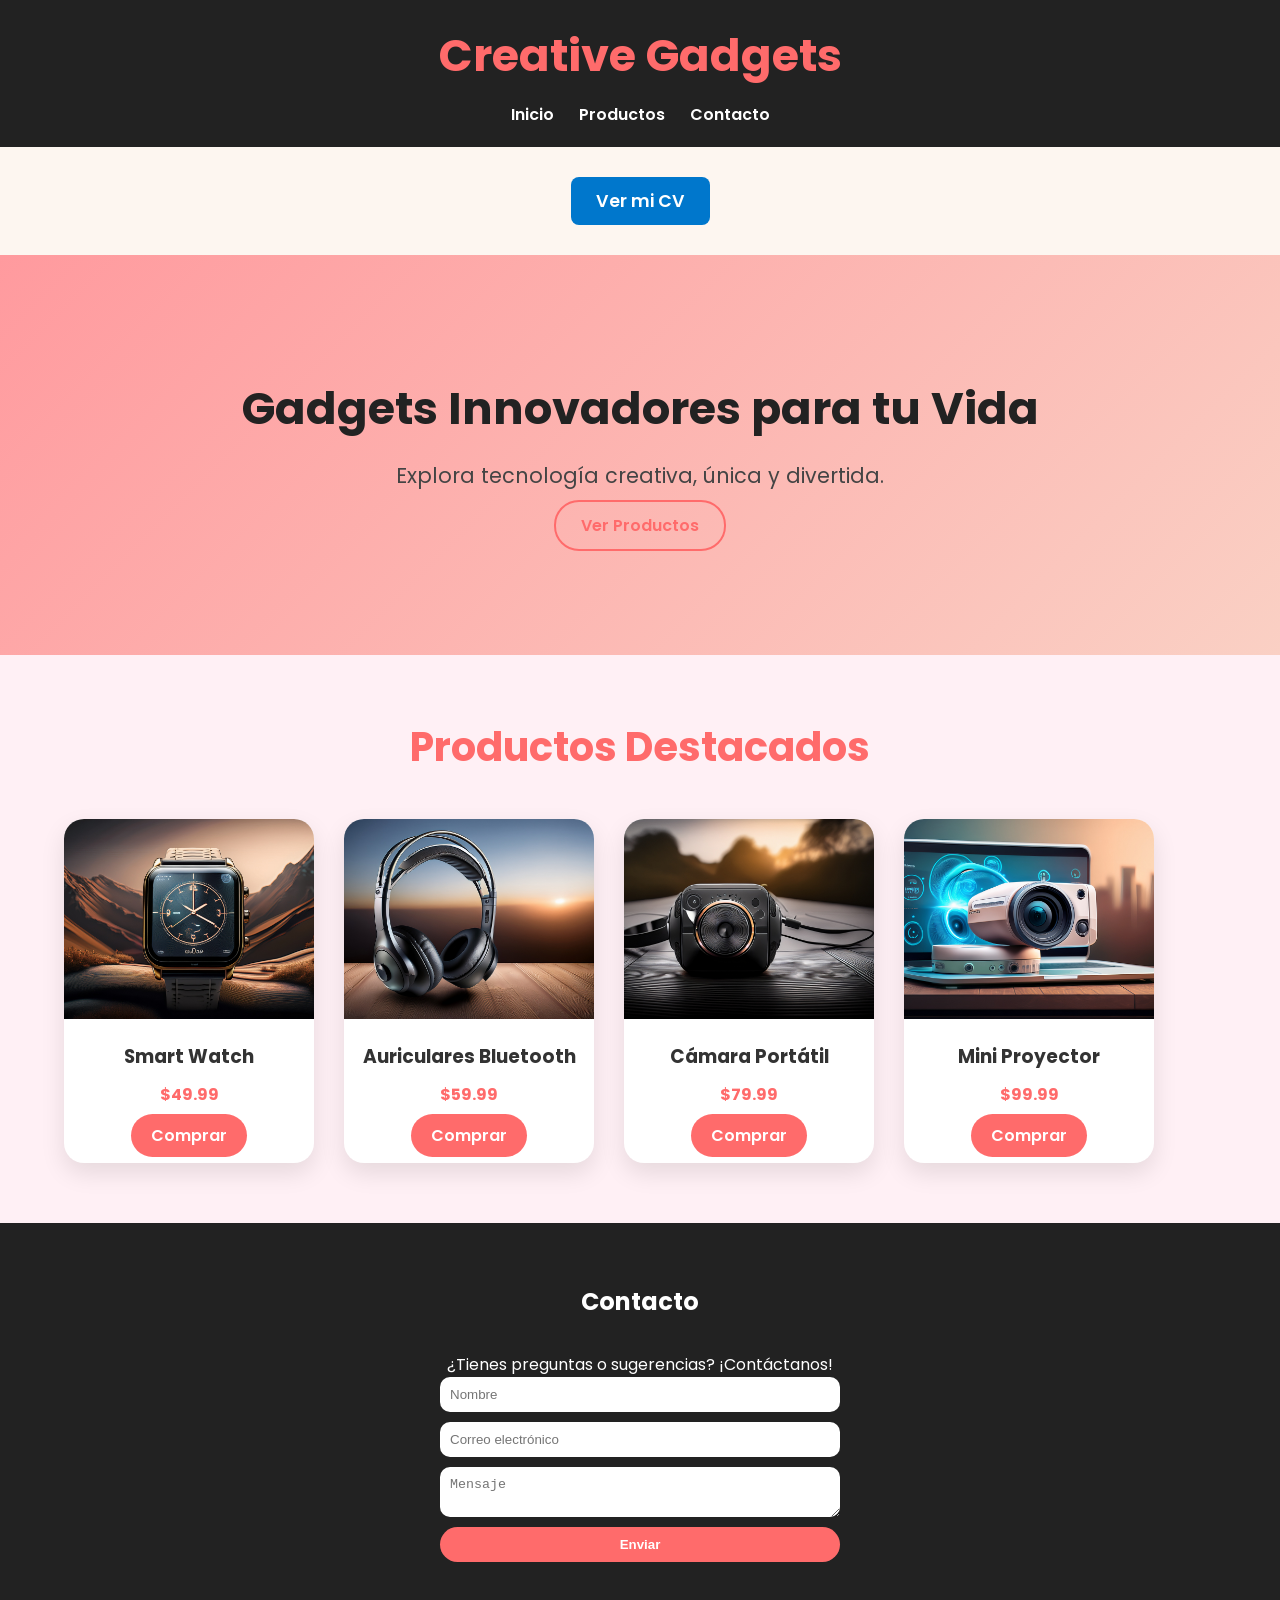
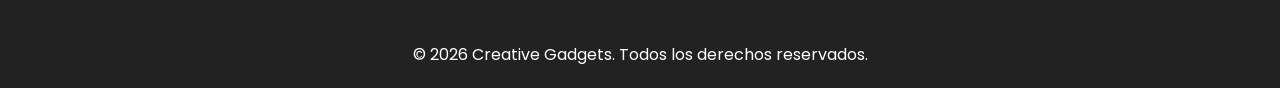
<file: index.html>
<!DOCTYPE html>
<html lang="es">
<head>
  <meta charset="UTF-8">
  <meta name="viewport" content="width=device-width, initial-scale=1.0">
  <title>Creative Gadgets</title>
  <link rel="stylesheet" href="css/ecommerce.css">
  <link href="https://fonts.googleapis.com/css2?family=Poppins:wght@400;600;700&display=swap" rel="stylesheet">
</head>
<body>

  <!-- Header -->
  <header>
    <h1>Creative Gadgets</h1>
    <nav>
      <ul>
        <li><a href="#hero">Inicio</a></li>
        <li><a href="#products">Productos</a></li>
        <li><a href="#contact">Contacto</a></li>
      </ul>
    </nav>
  </header>

  <!-- CV section -->
  <section id="cv-link" style="text-align:center; margin:40px 0;">
  <a href="cv/cv.html" target="_blank" class="btn-cv">Ver mi CV</a>
</section>

  <!-- Hero Section -->
  <section id="hero">
    <div class="container">
      <h2>Gadgets Innovadores para tu Vida</h2>
      <p>Explora tecnología creativa, única y divertida.</p>
      <a href="#products" class="btn">Ver Productos</a>
    </div>
  </section>

  <!-- Products Section -->
  <section id="products">
    <div class="container">
      <h2>Productos Destacados</h2>
      <div class="products-grid">

        <div class="product-card">
          <a href="product-details.html">
            <img src="images/smartwatch.jpg" alt="Smart Watch">
          </a>
          <div class="card-info">
            <h3>Smart Watch</h3>
            <p>$49.99</p>
            <a href="product-details.html" class="btn">Comprar</a>
          </div>
        </div>

        <div class="product-card">
          <a href="product-details.html">
            <img src="images/auriculares.jpg" alt="Auriculares Bluetooth">
          </a>
          <div class="card-info">
            <h3>Auriculares Bluetooth</h3>
            <p>$59.99</p>
            <a href="product-details.html" class="btn">Comprar</a>
          </div>
        </div>

        <div class="product-card">
          <a href="product-details.html">
            <img src="images/camaraportatil.jpg" alt="Cámara Portátil">
          </a>
          <div class="card-info">
            <h3>Cámara Portátil</h3>
            <p>$79.99</p>
            <a href="product-details.html" class="btn">Comprar</a>
          </div>
        </div>

        <div class="product-card">
          <a href="product-details.html">
            <img src="images/mini.jpg" alt="Mini Proyector">
          </a>
          <div class="card-info">
            <h3>Mini Proyector</h3>
            <p>$99.99</p>
            <a href="product-details.html" class="btn">Comprar</a>
          </div>
        </div>

      </div>
    </div>
  </section>

  <!-- Contact Section -->
  <section id="contact">
    <div class="container">
      <h2>Contacto</h2>
      <p>¿Tienes preguntas o sugerencias? ¡Contáctanos!</p>
      <form>
        <input type="text" placeholder="Nombre" required>
        <input type="email" placeholder="Correo electrónico" required>
        <textarea placeholder="Mensaje" required></textarea>
        <button type="submit">Enviar</button>
      </form>
    </div>
  </section>

  <!-- Footer -->
  <footer>
    <div class="container">
      <p>&copy; 2026 Creative Gadgets. Todos los derechos reservados.</p>
    </div>
  </footer>

</body>
</html>
</file>
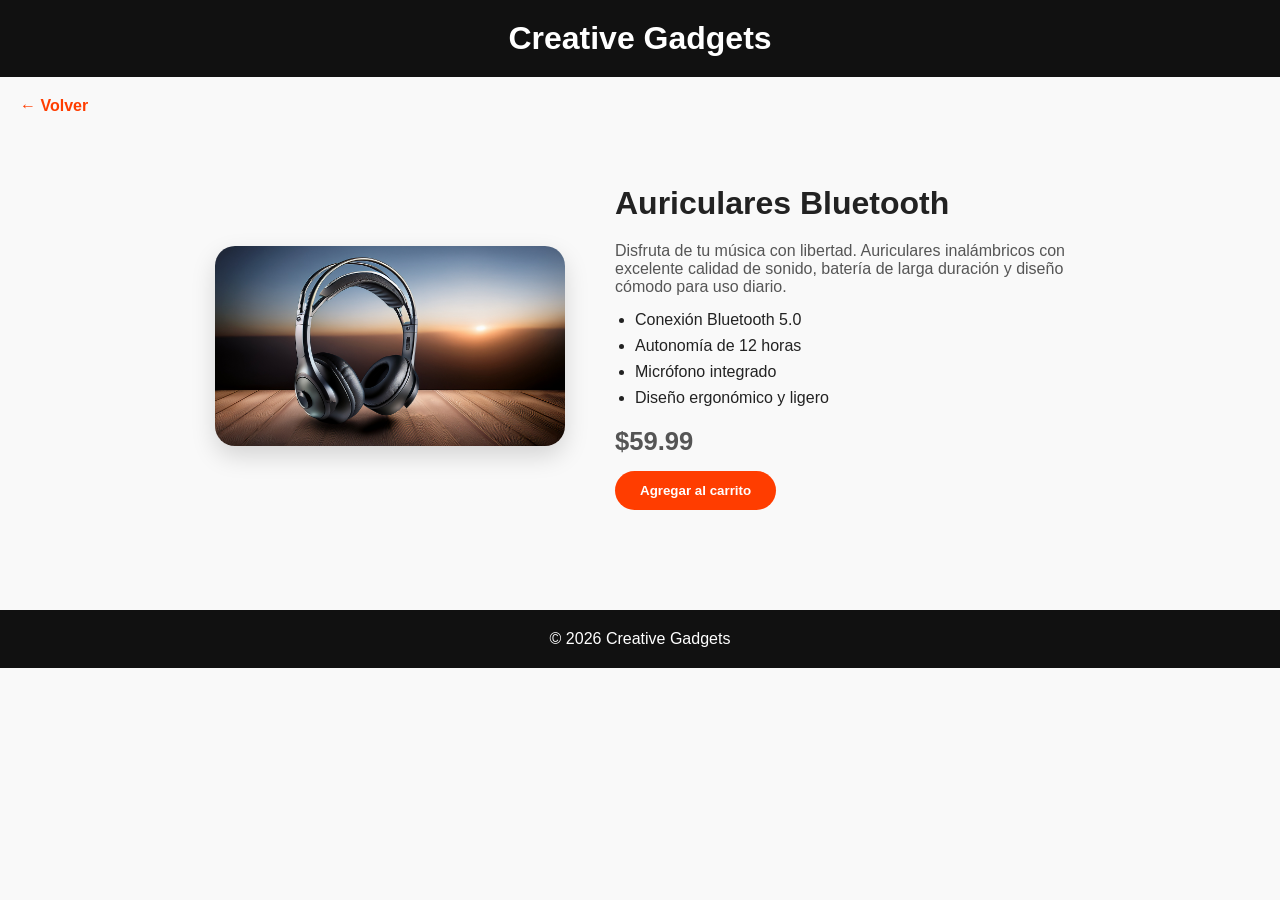
<file: auriculares.html>
<!DOCTYPE html>
<html lang="es">
<head>
  <meta charset="UTF-8">
  <meta name="viewport" content="width=device-width, initial-scale=1.0">
  <title>Auriculares Bluetooth</title>
  <link rel="stylesheet" href="css/auriculares.css">
</head>
<body>

<header>
  <h1>Creative Gadgets</h1>
</header>

<a href="product-details.html" class="back-btn">← Volver</a>

<section class="product-container">

  <div class="product-image">
    <img src="images/auriculares.jpg" alt="Auriculares Bluetooth">
  </div>

  <div class="product-info">
    <h2>Auriculares Bluetooth</h2>

    <p>
      Disfruta de tu música con libertad. Auriculares inalámbricos con excelente calidad de sonido,
      batería de larga duración y diseño cómodo para uso diario.
    </p>

    <ul>
      <li>Conexión Bluetooth 5.0</li>
      <li>Autonomía de 12 horas</li>
      <li>Micrófono integrado</li>
      <li>Diseño ergonómico y ligero</li>
    </ul>

    <p class="price">$59.99</p>

    <button class="btn">Agregar al carrito</button>
  </div>

</section>

<footer>
  <p>&copy; 2026 Creative Gadgets</p>
</footer>

</body>
</html>
</file>
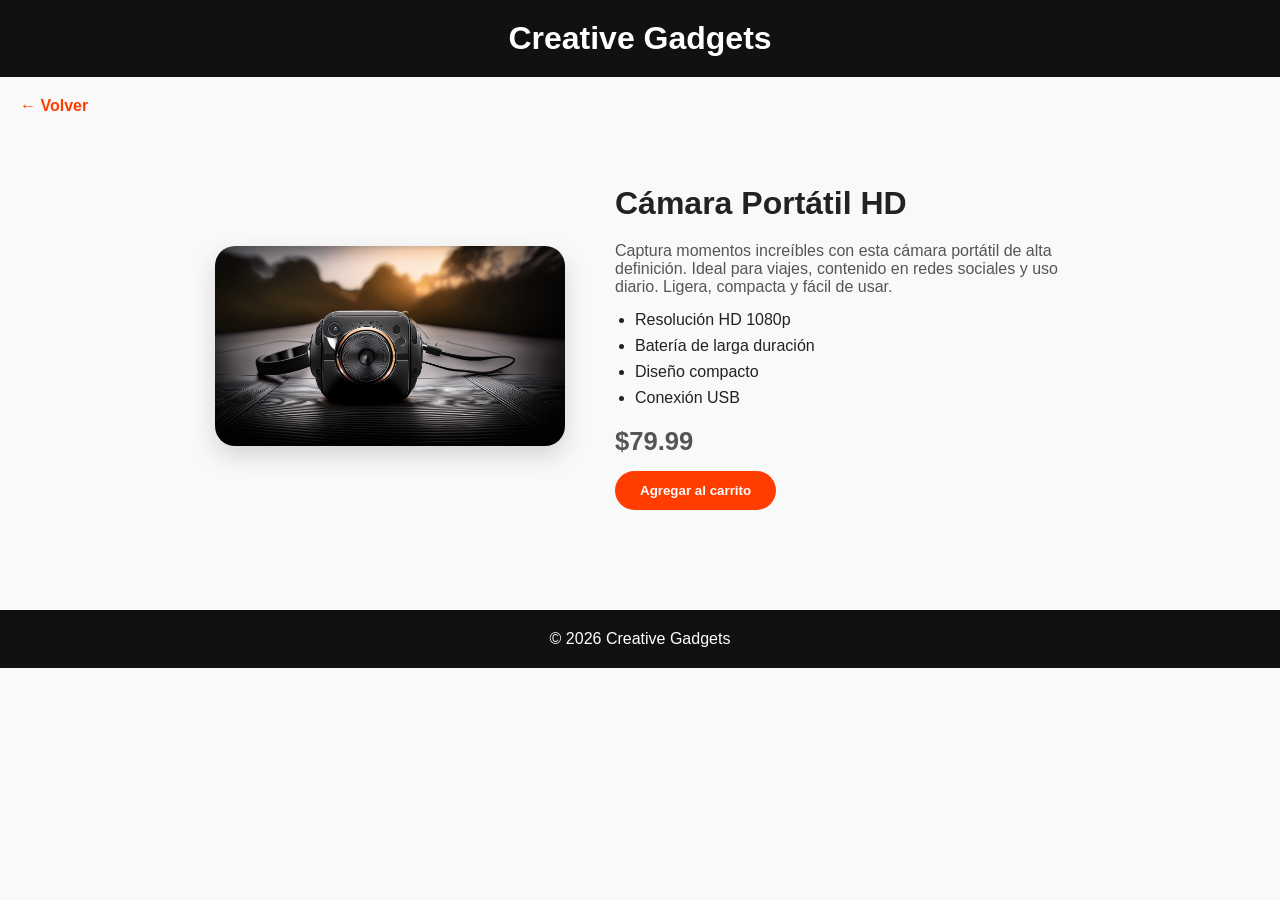
<file: camara.html>
<!DOCTYPE html>
<html lang="es">
<head>
  <meta charset="UTF-8">
  <meta name="viewport" content="width=device-width, initial-scale=1.0">
  <title>Cámara Portátil</title>
  <link rel="stylesheet" href="css/camara.css">
</head>
<body>

<header>
  <h1>Creative Gadgets</h1>
</header>

<a href="product-details.html" class="back-btn">← Volver</a>

<section class="product-container">

  <div class="product-image">
    <img src="images/camaraportatil.jpg" alt="Cámara Portátil">
  </div>

  <div class="product-info">
    <h2>Cámara Portátil HD</h2>

    <p>
      Captura momentos increíbles con esta cámara portátil de alta definición.
      Ideal para viajes, contenido en redes sociales y uso diario.
      Ligera, compacta y fácil de usar.
    </p>

    <ul>
      <li>Resolución HD 1080p</li>
      <li>Batería de larga duración</li>
      <li>Diseño compacto</li>
      <li>Conexión USB</li>
    </ul>

    <p class="price">$79.99</p>

    <button class="btn">Agregar al carrito</button>
  </div>

</section>

<footer>
  <p>&copy; 2026 Creative Gadgets</p>
</footer>

</body>
</html>
</file>
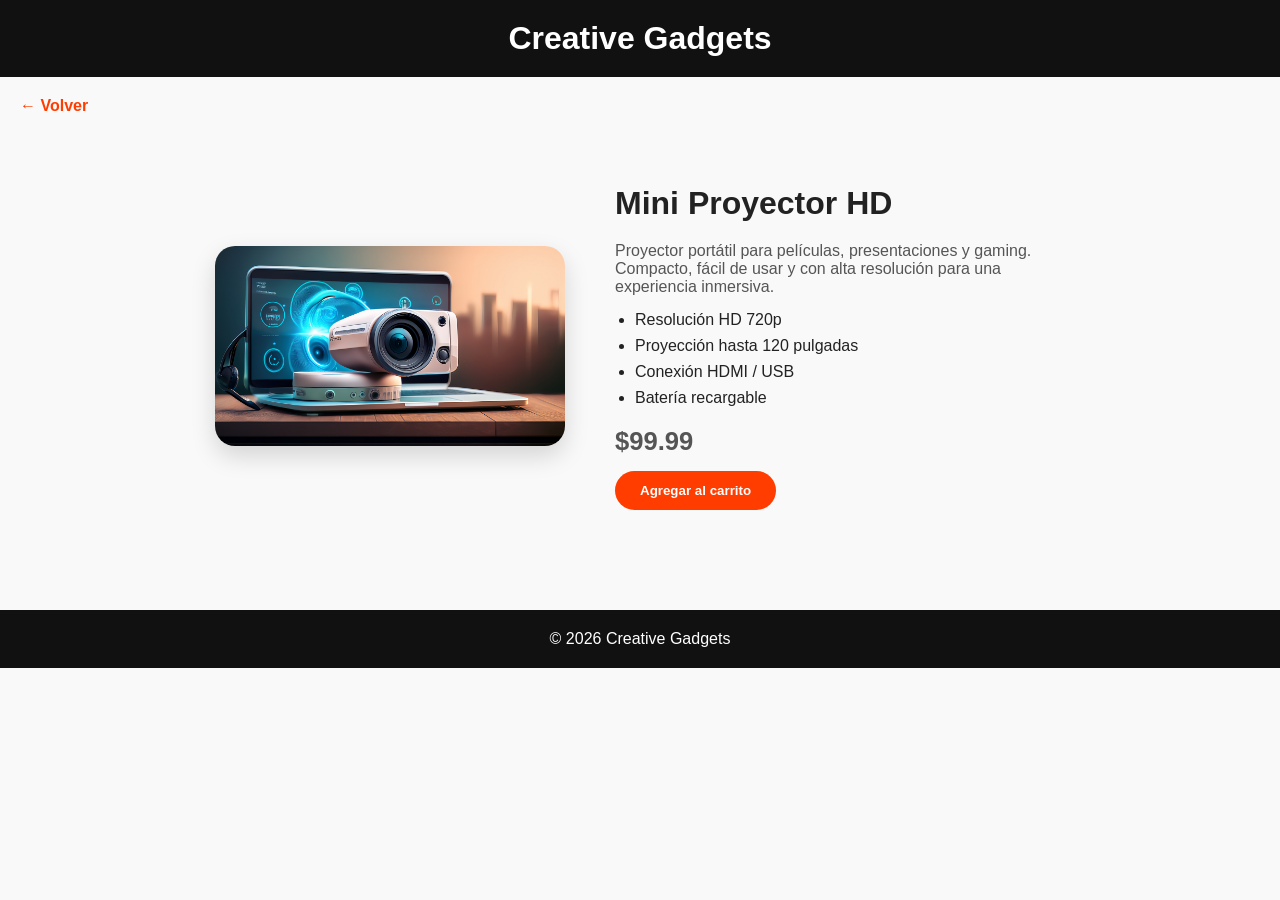
<file: mini-proyector.html>
<!DOCTYPE html>
<html lang="es">
<head>
  <meta charset="UTF-8">
  <meta name="viewport" content="width=device-width, initial-scale=1.0">
  <title>Mini Proyector</title>
  <link rel="stylesheet" href="css/mini-proyector.css">
</head>
<body>

<header>
  <h1>Creative Gadgets</h1>
</header>

<a href="product-details.html" class="back-btn">← Volver</a>

<section class="product-container">

  <div class="product-image">
    <img src="images/mini.jpg" alt="Mini Proyector">
  </div>

  <div class="product-info">
    <h2>Mini Proyector HD</h2>

    <p>
      Proyector portátil para películas, presentaciones y gaming.
      Compacto, fácil de usar y con alta resolución para una experiencia inmersiva.
    </p>

    <ul>
      <li>Resolución HD 720p</li>
      <li>Proyección hasta 120 pulgadas</li>
      <li>Conexión HDMI / USB</li>
      <li>Batería recargable</li>
    </ul>

    <p class="price">$99.99</p>

    <button class="btn">Agregar al carrito</button>
  </div>

</section>

<footer>
  <p>&copy; 2026 Creative Gadgets</p>
</footer>

</body>
</html>
</file>
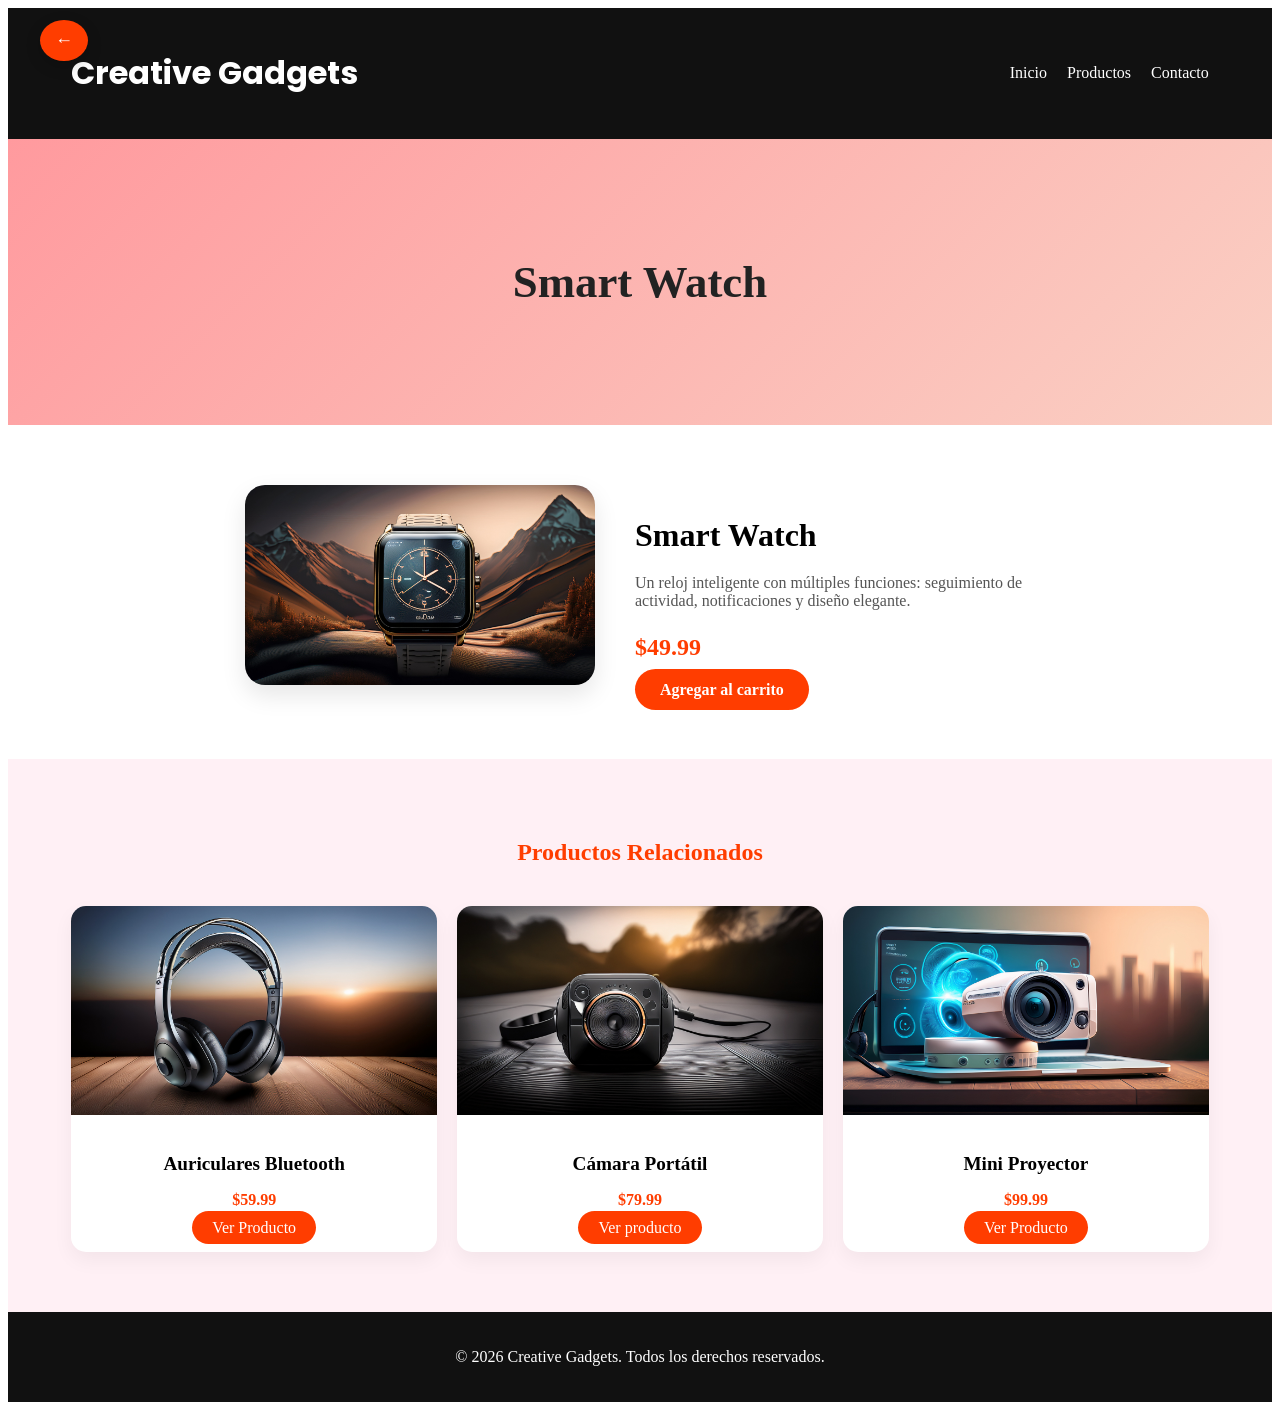
<file: product-details.html>
<!DOCTYPE html>
<html lang="es">
<head>
  <meta charset="UTF-8">
  <meta name="viewport" content="width=device-width, initial-scale=1.0">
  <title>Detalle del Producto - Creative Gadgets</title>
  <link rel="stylesheet" href="css/productdetails.css">
  <link href="https://fonts.googleapis.com/css2?family=Poppins:wght@400;600;700&display=swap" rel="stylesheet">
</head>
<body>

  <!-- Header -->
  <header>
    <h1>Creative Gadgets</h1>
    <nav>
		<a href="index.html" class="back-btn">←</a>
      <ul>
        <li><a href="index.html">Inicio</a></li>
        <li><a href="index.html#products">Productos</a></li>
        <li><a href="#contact">Contacto</a></li>
      </ul>
    </nav>
  </header>

  <!-- Product Hero -->
  <section id="product-hero">
    <div class="container">
      <h2>Smart Watch</h2>
    </div>
  </section>

  <!-- Product Details -->
  <section id="product-details">
    <div class="container product-container">
      <div class="product-image">
        <img src="images/smartwatch.jpg" alt="Smart Watch">
      </div>
      <div class="product-info">
        <h3>Smart Watch</h3>
        <p>Un reloj inteligente con múltiples funciones: seguimiento de actividad, notificaciones y diseño elegante.</p>
        <p class="price">$49.99</p>
        <a href="#" class="btn">Agregar al carrito</a>
      </div>
    </div>
  </section>

  <!-- Related Products -->
  <section id="related-products">
    <div class="container">
      <h2>Productos Relacionados</h2>
      <div class="products-grid">
        <div class="product-card">
          <img src="images/auriculares.jpg" alt="Auriculares Bluetooth">
          <div class="card-info">
            <h3>Auriculares Bluetooth</h3>
            <p>$59.99</p>
            <a href="auriculares.html" class="btn">Ver Producto</a>
          </div>
        </div>
        <div class="product-card">
          <img src="images/camaraportatil.jpg" alt="Cámara Portátil">
          <div class="card-info">
            <h3>Cámara Portátil</h3>
            <p>$79.99</p>
            <a href="camara.html" class="btn">Ver producto</a>
          </div>
        </div>
	 <div class="product-card">
  		<a href="mini-proyector.html">
    		<img src="images/mini.jpg" alt="Mini Proyector">
  		</a>
  	<div class="card-info">
   		   <h3>Mini Proyector</h3>
    	   <p>$99.99</p>
           <a href="mini-proyector.html" class="btn">Ver Producto</a>
  	</div>
</div>
      </div>
    </div>
  </section>

  <!-- Footer -->
  <footer>
    <div class="container">
      <p>&copy; 2026 Creative Gadgets. Todos los derechos reservados.</p>
    </div>
  </footer>

</body>
</html>
</file>
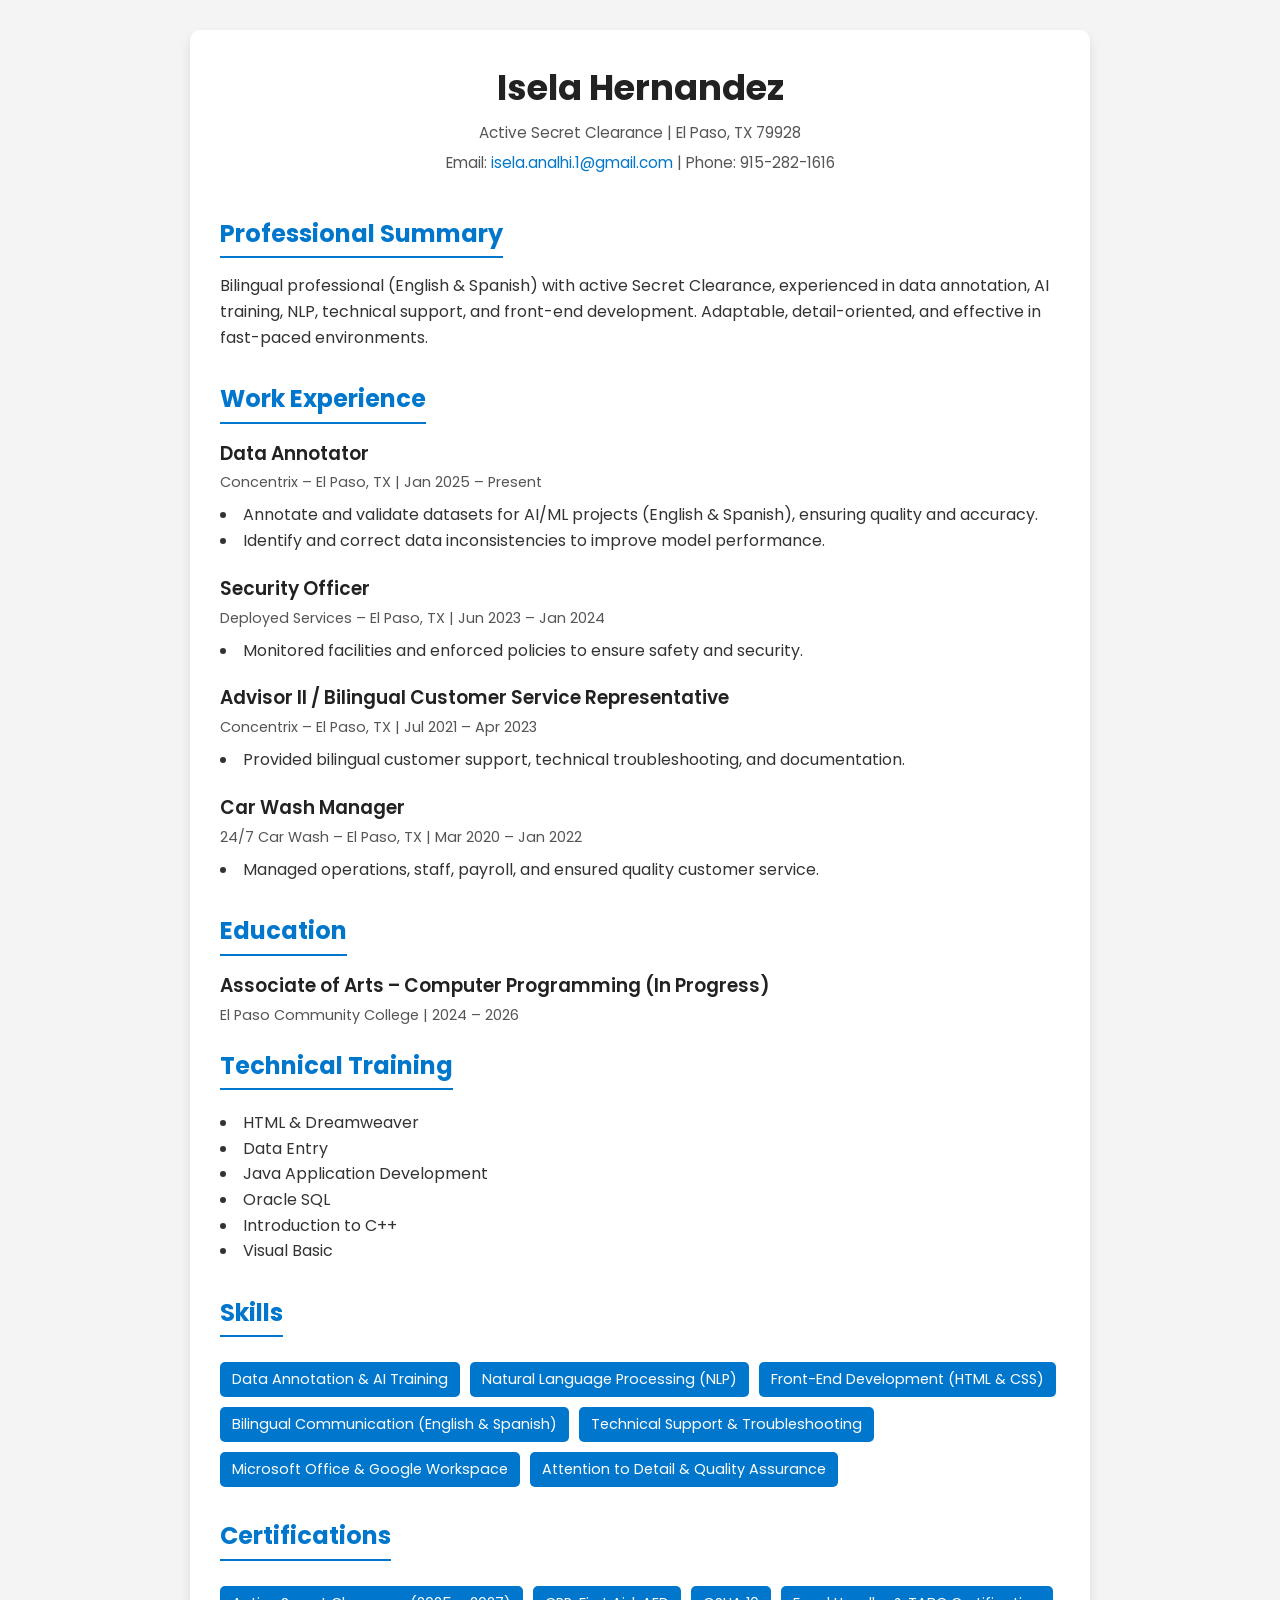
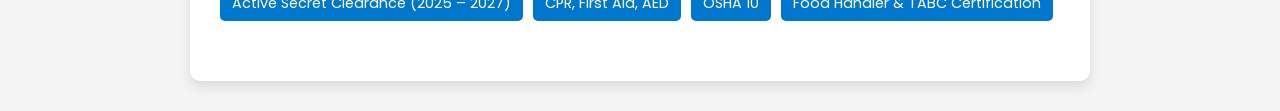
<file: cv/cv.html>
<!DOCTYPE html>
<html lang="es">
<head>
  <meta charset="UTF-8">
  <meta name="viewport" content="width=device-width, initial-scale=1.0">
  <title>CV - Isela Hernandez</title>

  <!-- Fuente de Google Fonts -->
  <link href="https://fonts.googleapis.com/css2?family=Poppins:wght@400;600;700&display=swap" rel="stylesheet">

  <!-- CSS externo -->
  <link rel="stylesheet" href="cv.css">
</head>
<body>

<div class="container">
  <header>
    <h1>Isela Hernandez</h1>
    <p>Active Secret Clearance | El Paso, TX 79928</p>
    <p>Email: <a href="mailto:isela.analhi.1@gmail.com">isela.analhi.1@gmail.com</a> | Phone: 915-282-1616</p>
  </header>

  <section class="summary">
    <h2>Professional Summary</h2>
    <p>Bilingual professional (English &amp; Spanish) with active Secret Clearance, experienced in data annotation, AI training, NLP, technical support, and front-end development. Adaptable, detail-oriented, and effective in fast-paced environments.</p>
  </section>

  <section class="work-experience">
    <h2>Work Experience</h2>

    <div class="job">
      <h3>Data Annotator</h3>
      <span>Concentrix – El Paso, TX | Jan 2025 – Present</span>
      <ul>
        <li>Annotate and validate datasets for AI/ML projects (English &amp; Spanish), ensuring quality and accuracy.</li>
        <li>Identify and correct data inconsistencies to improve model performance.</li>
      </ul>
    </div>

    <div class="job">
      <h3>Security Officer</h3>
      <span>Deployed Services – El Paso, TX | Jun 2023 – Jan 2024</span>
      <ul>
        <li>Monitored facilities and enforced policies to ensure safety and security.</li>
      </ul>
    </div>

    <div class="job">
      <h3>Advisor II / Bilingual Customer Service Representative</h3>
      <span>Concentrix – El Paso, TX | Jul 2021 – Apr 2023</span>
      <ul>
        <li>Provided bilingual customer support, technical troubleshooting, and documentation.</li>
      </ul>
    </div>

    <div class="job">
      <h3>Car Wash Manager</h3>
      <span>24/7 Car Wash – El Paso, TX | Mar 2020 – Jan 2022</span>
      <ul>
        <li>Managed operations, staff, payroll, and ensured quality customer service.</li>
      </ul>
    </div>
  </section>

  <section class="education">
    <h2>Education</h2>
    <div class="education">
      <h3>Associate of Arts – Computer Programming (In Progress)</h3>
      <span>El Paso Community College | 2024 – 2026</span>
    </div>
  </section>

  <section class="coursework">
    <h2>Technical Training</h2>
    <ul>
      <li>HTML &amp; Dreamweaver</li>
      <li>Data Entry</li>
      <li>Java Application Development</li>
      <li>Oracle SQL</li>
      <li>Introduction to C++</li>
	  <li>Visual Basic</li>
    </ul>
  </section>

  <section class="skills">
    <h2>Skills</h2>
    <ul>
      <li>Data Annotation &amp; AI Training</li>
      <li>Natural Language Processing (NLP)</li>
      <li>Front-End Development (HTML &amp; CSS)</li>
      <li>Bilingual Communication (English &amp; Spanish)</li>
      <li>Technical Support &amp; Troubleshooting</li>
      <li>Microsoft Office &amp; Google Workspace</li>
      <li>Attention to Detail &amp; Quality Assurance</li>
    </ul>
  </section>

  <section class="certifications">
    <h2>Certifications</h2>
    <ul>
      <li>Active Secret Clearance (2025 – 2027)</li>
      <li>CPR, First Aid, AED</li>
      <li>OSHA 10</li>
      <li>Food Handler &amp; TABC Certification</li>
    </ul>
  </section>
</div>

</body>
</html>
</file>
<file: css/ecommerce.css>
@charset "utf-8";
/* Reset y fuentes */
* {
  margin: 0;
  padding: 0;
  box-sizing: border-box;
}

body {
  font-family: 'Poppins', sans-serif;
  line-height: 1.6;
  background: #fdf6f0;
  color: #333;
}

.container {
  width: 90%;
  max-width: 1200px;
  margin: 0 auto;
}

/* Header */
header {
  display: flex;
  flex-direction: column;
  align-items: center;
  background: #222;
  color: #fff;
  padding: 20px 0;
}

header h1 {
  font-size: 2.8rem;
  color: #ff6b6b;
  font-weight: 700;
}

nav ul {
  list-style: none;
  display: flex;
  gap: 25px;
  margin-top: 10px;
}

nav ul li a {
  color: #fff;
  text-decoration: none;
  font-weight: 600;
}

/* Hero Section */
#hero {
  position: relative;
  background: linear-gradient(135deg, #ff9a9e, #fad0c4);
  height: 400px;
  display: flex;
  justify-content: center;
  align-items: center;
  text-align: center;
}

#hero h2 {
  font-size: 2.8rem;
  color: #222;
  margin-bottom: 15px;
}

#hero p {
  font-size: 1.3rem;
  color: #444;
  margin-bottom: 20px;
}

#hero .btn {
  background: transparent;
  border: 2px solid #ff6b6b;
  color: #ff6b6b;
  padding: 12px 25px;
  border-radius: 25px;
  text-decoration: none;
  font-weight: 600;
  transition: all 0.3s;
}

#hero .btn:hover {
  background: #ff6b6b;
  color: #fff;
  transform: scale(1.05);
  box-shadow: 0 5px 15px rgba(255,107,107,0.4);
}

/* Products Section */
#products {
  padding: 60px 0;
  text-align: center;
  background: #fff0f5;
}

#products h2 {
  font-size: 2.5rem;
  color: #ff6b6b;
  margin-bottom: 40px;
}

.products-grid {
  display: flex;
  grid-template-columns: repeat(auto-fit, minmax(220px, 15));
  gap: 30px;
  justify-items: center;
}

.product-card {
  background: #fff;
  border-radius: 20px;
  overflow: hidden;
  box-shadow: 0 10px 25px rgba(0,0,0,0.1);
  transition: transform 0.3s, box-shadow 0.3s;
  width: 100%;
  max-width: 250px;
}

.product-card img {
  width: 100%;
  height: 200px;
  object-fit: cover;
  transition: transform 0.3s;
}

.product-card:hover img {
  transform: scale(1.1);
}

.card-info {
  padding: 15px;
  text-align: center;
}

.card-info h3 {
  color: #333;
  margin-bottom: 10px;
}

.card-info p {
  color: #ff6b6b;
  font-weight: 700;
  margin-bottom: 15px;
}

.card-info .btn {
  background: #ff6b6b;
  color: #fff;
  padding: 10px 20px;
  border-radius: 25px;
  text-decoration: none;
  font-weight: 600;
  transition: transform 0.3s, box-shadow 0.3s, background 0.3s;
}

.card-info .btn:hover {
  background: #ff8787;
  transform: translateY(-3px);
  box-shadow: 0 8px 20px rgba(255,107,107,0.4);
}

/* Contact Section */
#contact {
  padding: 60px 0;
  text-align: center;
  background: #222;
  color: #fff;
}

#contact h2 {
  margin-bottom: 30px;
}

#contact form {
  display: flex;
  flex-direction: column;
  gap: 10px;
  max-width: 400px;
  margin: 0 auto;
}

#contact input, #contact textarea {
  padding: 10px;
  border-radius: 10px;
  border: none;
}

#contact button {
  padding: 10px;
  background: #ff6b6b;
  color: #fff;
  border: none;
  border-radius: 25px;
  cursor: pointer;
  font-weight: 600;
  transition: all 0.3s;
}

#contact button:hover {
  background: #ff8787;
  transform: translateY(-3px);
  box-shadow: 0 5px 15px rgba(255,107,107,0.4);
}

/* Footer */
footer {
  background: #222;
  color: #fff;
  text-align: center;
  padding: 20px 0;
}

.btn-cv {
  background-color: #0077cc;
  color: #fff;
  padding: 12px 25px;
  font-size: 1.1em;
  border-radius: 8px;
  text-decoration: none;
  font-weight: 600;
  transition: background 0.3s, transform 0.2s;
}

.btn-cv:hover {
  background-color: #005fa3;
  transform: translateY(-2px);
}
/* Responsive */
@media (max-width: 768px) {
  header h1 {
    font-size: 2rem;
  }

  #hero h2 {
    font-size: 2rem;
  }

  #hero p {
    font-size: 1rem;
  }

  .products-grid {
    grid-template-columns: 15;
  }

  .product-card img {
    height: 180px;
  }
}
</file>
<file: css/auriculares.css>
@charset "utf-8";
/* CSS Document */
/* Reset */
* {
  margin: 0;
  padding: 0;
  box-sizing: border-box;
}

/* Body */
body {
  font-family: 'Poppins', sans-serif;
  background: #f9f9f9;
  color: #222;
}

/* Header */
header {
  background: #111;
  color: #fff;
  padding: 20px;
  text-align: center;
}

/* Botón back */
.back-btn {
  display: inline-block;
  margin: 20px;
  color: #ff3d00;
  text-decoration: none;
  font-weight: 600;
  transition: 0.3s;
}

.back-btn:hover {
  color: #000;
  transform: translateX(-5px);
}

/* Contenedor principal */
.product-container {
  display: flex;
  gap: 50px;
  padding: 50px 5%;
  align-items: center;
  justify-content: center;
  flex-wrap: wrap;
}

/* Imagen */
.product-image img {
  width: 350px;
  border-radius: 20px;
  box-shadow: 0 10px 25px rgba(0,0,0,0.15);
  transition: 0.3s;
}

.product-image img:hover {
  transform: scale(1.05);
}

/* Info */
.product-info {
  max-width: 450px;
}

.product-info h2 {
  font-size: 2rem;
  margin-bottom: 20px;
}

.product-info p {
  margin-bottom: 15px;
  color: #555;
}

/* Lista de características */
.product-info ul {
  margin-bottom: 20px;
  padding-left: 20px;
}

.product-info ul li {
  margin-bottom: 8px;
}

/* Precio */
.price {
  font-size: 1.6rem;
  font-weight: bold;
  color: #ff3d00;
  margin-bottom: 20px;
}

/* Botón */
.btn {
  background: #ff3d00;
  color: #fff;
  padding: 12px 25px;
  border: none;
  border-radius: 25px;
  font-weight: 600;
  cursor: pointer;
  transition: 0.3s;
}

.btn:hover {
  background: #ff6b6b;
  transform: translateY(-3px);
  box-shadow: 0 8px 20px rgba(255,61,0,0.4);
}

/* Footer */
footer {
  margin-top: 50px;
  background: #111;
  color: #fff;
  text-align: center;
  padding: 20px;
}

/* Responsive */
@media (max-width: 768px) {
  .product-container {
    flex-direction: column;
    text-align: center;
  }

  .product-image img {
    width: 80%;
  }
}
</file>
<file: css/camara.css>
@charset "utf-8";
/* CSS Document */
/* Reset */
* {
  margin: 0;
  padding: 0;
  box-sizing: border-box;
}

/* Body */
body {
  font-family: 'Poppins', sans-serif;
  background: #f9f9f9;
  color: #222;
}

/* Header */
header {
  background: #111;
  color: #fff;
  padding: 20px;
  text-align: center;
}

/* Botón back */
.back-btn {
  display: inline-block;
  margin: 20px;
  color: #ff3d00;
  text-decoration: none;
  font-weight: 600;
  transition: 0.3s;
}

.back-btn:hover {
  color: #000;
  transform: translateX(-5px);
}

/* Contenedor principal */
.product-container {
  display: flex;
  gap: 50px;
  padding: 50px 5%;
  align-items: center;
  justify-content: center;
  flex-wrap: wrap;
}

/* Imagen */
.product-image img {
  width: 350px;
  border-radius: 20px;
  box-shadow: 0 10px 25px rgba(0,0,0,0.15);
  transition: 0.3s;
}

.product-image img:hover {
  transform: scale(1.05);
}

/* Info */
.product-info {
  max-width: 450px;
}

.product-info h2 {
  font-size: 2rem;
  margin-bottom: 20px;
}

.product-info p {
  margin-bottom: 15px;
  color: #555;
}

/* Lista */
.product-info ul {
  margin-bottom: 20px;
  padding-left: 20px;
}

.product-info ul li {
  margin-bottom: 8px;
}

/* Precio */
.price {
  font-size: 1.6rem;
  font-weight: bold;
  color: #ff3d00;
  margin-bottom: 20px;
}

/* Botón */
.btn {
  background: #ff3d00;
  color: #fff;
  padding: 12px 25px;
  border: none;
  border-radius: 25px;
  font-weight: 600;
  cursor: pointer;
  transition: 0.3s;
}

.btn:hover {
  background: #ff6b6b;
  transform: translateY(-3px);
  box-shadow: 0 8px 20px rgba(255,61,0,0.4);
}

/* Footer */
footer {
  margin-top: 50px;
  background: #111;
  color: #fff;
  text-align: center;
  padding: 20px;
}

/* Responsive */
@media (max-width: 768px) {
  .product-container {
    flex-direction: column;
    text-align: center;
  }

  .product-image img {
    width: 80%;
  }
}
</file>
<file: css/mini-proyector.css>
@charset "utf-8";
/* CSS Document */
/* Reset */
* {
  margin: 0;
  padding: 0;
  box-sizing: border-box;
}

/* Body */
body {
  font-family: 'Poppins', sans-serif;
  background: #f9f9f9;
  color: #222;
}

/* Header */
header {
  background: #111;
  color: #fff;
  padding: 20px;
  text-align: center;
}

/* Botón back */
.back-btn {
  display: inline-block;
  margin: 20px;
  color: #ff3d00;
  text-decoration: none;
  font-weight: 600;
  transition: 0.3s;
}

.back-btn:hover {
  color: #000;
  transform: translateX(-5px);
}

/* Contenedor principal */
.product-container {
  display: flex;
  gap: 50px;
  padding: 50px 5%;
  align-items: center;
  justify-content: center;
  flex-wrap: wrap;
}

/* Imagen */
.product-image img {
  width: 350px;
  border-radius: 20px;
  box-shadow: 0 10px 25px rgba(0,0,0,0.15);
  transition: 0.3s;
}

.product-image img:hover {
  transform: scale(1.05);
}

/* Info */
.product-info {
  max-width: 450px;
}

.product-info h2 {
  font-size: 2rem;
  margin-bottom: 20px;
}

.product-info p {
  margin-bottom: 15px;
  color: #555;
}

/* Lista de características */
.product-info ul {
  margin-bottom: 20px;
  padding-left: 20px;
}

.product-info ul li {
  margin-bottom: 8px;
}

/* Precio */
.price {
  font-size: 1.6rem;
  font-weight: bold;
  color: #ff3d00;
  margin-bottom: 20px;
}

/* Botón */
.btn {
  background: #ff3d00;
  color: #fff;
  padding: 12px 25px;
  border: none;
  border-radius: 25px;
  font-weight: 600;
  cursor: pointer;
  transition: 0.3s;
}

.btn:hover {
  background: #ff6b6b;
  transform: translateY(-3px);
  box-shadow: 0 8px 20px rgba(255,61,0,0.4);
}

/* Footer */
footer {
  margin-top: 50px;
  background: #111;
  color: #fff;
  text-align: center;
  padding: 20px;
}

/* Responsive */
@media (max-width: 768px) {
  .product-container {
    flex-direction: column;
    text-align: center;
  }

  .product-image img {
    width: 80%;
  }
}
</file>
<file: css/productdetails.css>
@charset "utf-8";
/* CSS Document */
/* Header */
header {
  display: flex;
  justify-content: space-between;
  align-items: center;
  padding: 20px 5%;
  background: #111;
  color: #fff;
}
.back-btn {
  position: fixed;
  top: 20px;
  left: 20px;
  background: #ff3d00;
  color: #fff;
  padding: 10px 15px;
  border-radius: 50%;
  text-decoration: none;
  font-size: 18px;
  box-shadow: 0 5px 15px rgba(0,0,0,0.2);
  transition: 0.3s;
  margin-left: 20px;
}

.back-btn:hover {
  background: #ff6b6b;
  transform: scale(1.1);
}
header h1 {
  font-family: 'Poppins', sans-serif;
  font-weight: 700;
  font-size: 2rem;
}

nav ul {
  list-style: none;
  display: flex;
  gap: 20px;
}

nav ul li a {
  color: #fff;
  text-decoration: none;
  font-weight: 500;
}

/* Hero Product Details */
#product-hero {
  background: linear-gradient(135deg, #ff9a9e, #fad0c4);
  padding: 80px 20px;
  text-align: center;
}

#product-hero h2 {
  font-size: 2.8rem;
  color: #222;
}

/* Product Details */
.product-container {
  display: flex;
  gap: 40px;
  margin: 60px auto;
  max-width: 1200px;
  flex-wrap: wrap;
  justify-content: center;
}

.product-image img {
  width: 350px;
  border-radius: 20px;
  box-shadow: 0 10px 25px rgba(0,0,0,0.1);
}

.product-info {
  max-width: 400px;
}

.product-info h3 {
  font-size: 2rem;
  margin-bottom: 20px;
}

.product-info p {
  margin-bottom: 15px;
  color: #555;
}

.product-info .price {
  color: #ff3d00;
  font-weight: 700;
  font-size: 1.5rem;
  margin-bottom: 20px;
}

.product-info .btn {
  background: #ff3d00;
  color: #fff;
  padding: 12px 25px;
  border-radius: 25px;
  text-decoration: none;
  font-weight: 600;
  transition: all 0.3s;
}

.product-info .btn:hover {
  background: #ff6b6b;
  transform: translateY(-3px);
  box-shadow: 0 8px 20px rgba(255,61,0,0.4);
}

/* Related Products */
#related-products {
  background: #fff0f5;
  padding: 60px 5%;
}

#related-products h2 {
  color: #ff3d00;
  margin-bottom: 40px;
  text-align: center;
}

.products-grid {
  display: flex;
  flex-wrap: wrap;
  gap: 20px;
  justify-content: center;
}

.product-card {
  flex: 1 1 200px;
  border-radius: 15px;
  overflow: hidden;
  box-shadow: 0 8px 20px rgba(0,0,0,0.05);
  background: #fff;
  text-align: center;
  transition: transform 0.3s, box-shadow 0.3s;
}

.product-card img {
  width: 100%;
}

.product-card:hover {
  transform: translateY(-5px);
  box-shadow: 0 12px 25px rgba(0,0,0,0.15);
}

.product-card .card-info {
  padding: 15px;
}

.product-card .card-info h3 {
  font-size: 1.2rem;
  margin-bottom: 10px;
}

.product-card .card-info p {
  font-weight: 600;
  color: #ff3d00;
  margin-bottom: 10px;
}

.product-card .btn {
  background: #ff3d00;
  color: #fff;
  padding: 8px 20px;
  border-radius: 25px;
  text-decoration: none;
  font-weight: 500;
  transition: all 0.3s;
}

.product-card .btn:hover {
  background: #ff6b6b;
  transform: translateY(-3px);
}

/* Contact */
#contact {
  padding: 60px 5%;
  text-align: center;
}

#contact form {
  display: flex;
  flex-direction: column;
  gap: 10px;
  max-width: 400px;
  margin: 0 auto;
}

#contact input, #contact textarea {
  padding: 10px;
  border-radius: 5px;
  border: 1px solid #ccc;
}

#contact button {
  padding: 10px;
  background: #ff3d00;
  color: #fff;
  border: none;
  border-radius: 5px;
  cursor: pointer;
}

/* Footer */
footer {
  background: #111;
  color: #fff;
  text-align: center;
  padding: 20px 0;
}

/* Responsive */
@media (max-width: 768px) {
  .product-container {
    flex-direction: column;
    align-items: center;
  }
  
  .products-grid {
    flex-direction: column;
  }
}
</file>
<file: cv/cv.css>
@charset "utf-8";
/* CSS Document */
/* =======================
   CV – Stylesheet
======================= */

/* Reset básico */
* {
  margin: 0;
  padding: 0;
  box-sizing: border-box;
  font-family: 'Poppins', sans-serif;
}

body {
  background-color: #f4f4f4;
  color: #333;
  line-height: 1.6;
  font-size: 16px;
}

a {
  color: #0077cc;
  text-decoration: none;
}

a:hover {
  text-decoration: underline;
}

/* Contenedor principal */
.container {
  max-width: 900px;
  margin: 30px auto;
  padding: 30px;
  background-color: #fff;
  border-radius: 10px;
  box-shadow: 0 6px 12px rgba(0, 0, 0, 0.1);
}

/* Header */
header {
  text-align: center;
  margin-bottom: 40px;
}

header h1 {
  font-size: 2.2em;
  color: #222;
}

header p {
  color: #555;
  margin-top: 5px;
  font-size: 0.95em;
}

/* Secciones */
section {
  margin-bottom: 30px;
}

h2 {
  color: #0077cc;
  margin-bottom: 15px;
  border-bottom: 2px solid #0077cc;
  display: inline-block;
  padding-bottom: 3px;
}

/* Experiencia laboral y educación */
.job, .education {
  margin-bottom: 20px;
}

.job h3, .education h3 {
  font-weight: 600;
  color: #222;
  margin-bottom: 3px;
}

.job span, .education span {
  display: block;
  font-size: 0.9em;
  color: #555;
  margin-bottom: 8px;
}

.job ul {
  list-style: disc inside;
  margin-top: 5px;
}

/* Coursework & Technical Training */
.coursework ul {
  list-style: disc inside;
  margin-top: 5px;
}

/* Skills & Certifications como “tags” */
.skills ul, .certifications ul {
  list-style: none;
  display: flex;
  flex-wrap: wrap;
  gap: 10px;
  margin-top: 10px;
}

.skills li, .certifications li {
  background-color: #0077cc;
  color: #fff;
  padding: 6px 12px;
  border-radius: 5px;
  font-size: 0.9em;
}

/* Responsive */
@media (max-width: 600px) {
  .container {
    padding: 20px;
  }

  header h1 {
    font-size: 1.8em;
  }

  h2 {
    font-size: 1.2em;
  }

  .skills li, .certifications li {
    font-size: 0.8em;
    padding: 5px 10px;
  }
}
</file>
